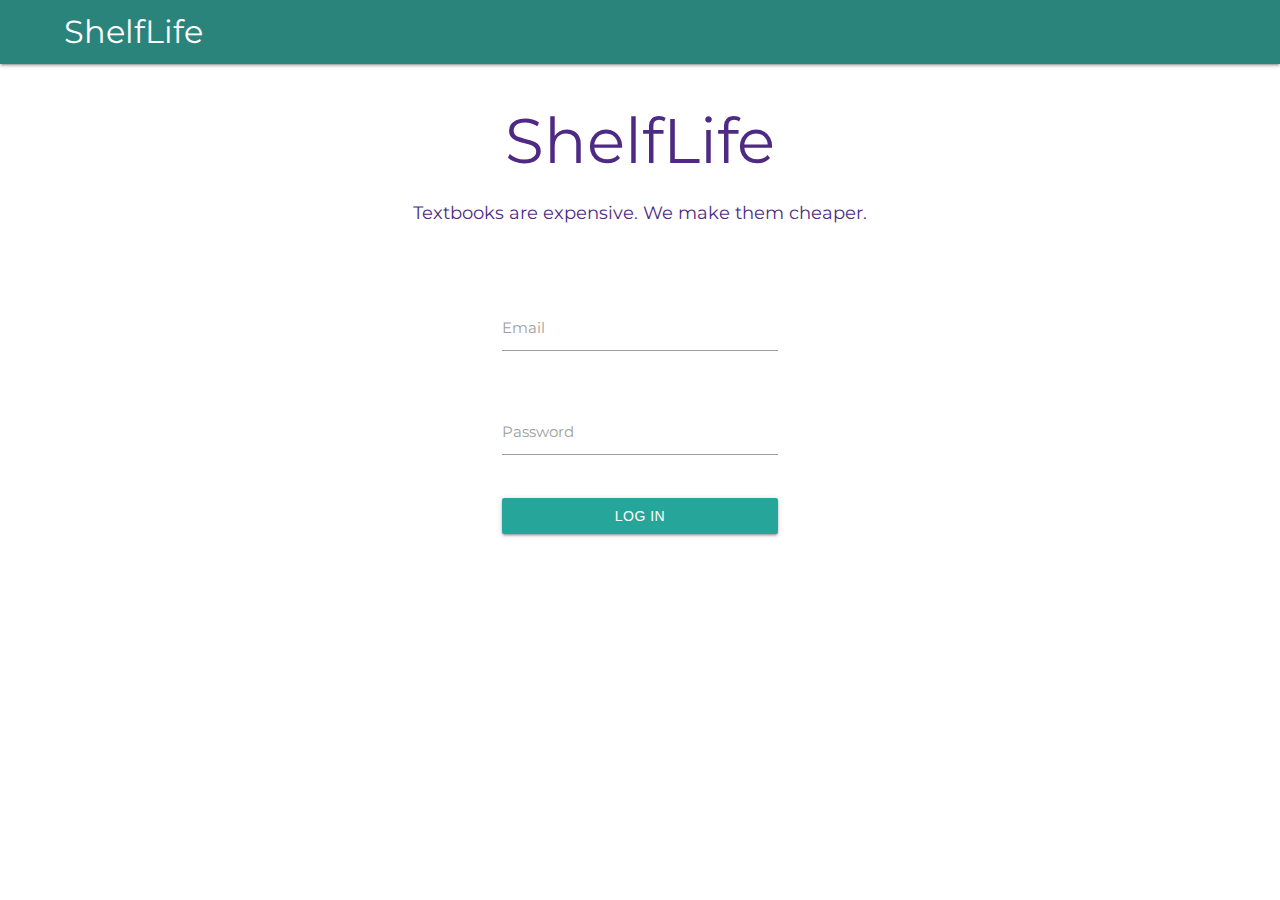
<file: index.html>
<!DOCTYPE html>
<html>

<head>
  <meta charset="utf-8">
  <title>ShelfLife Login</title>
  <link rel="stylesheet" href="https://cdnjs.cloudflare.com/ajax/libs/materialize/1.0.0/css/materialize.min.css">
  <link rel="stylesheet" type="text/css" href="css/index.css">

  <link href="https://fonts.googleapis.com/css?family=Montserrat:400,600" rel="stylesheet">
</head>

<body>
  <nav>
    <div class="nav-wrapper">
      <a href="#" class="brand-logo">ShelfLife</a>
      <ul id="nav-mobile" class="right hide-on-med-and-down">
      </ul>
    </div>
  </nav>

  <div class="container">
    <div id="landing-titles">
      <h1>ShelfLife</h1>
      <p>Textbooks are expensive. We make them cheaper.</p>
    </div>
    <form action="search.html" method="get">
      <div class="row">
        <div class="input-field col s4 offset-s4">
          <input id="email" type="email" class="validate" required>
          <label for="email">Email</label>
        </div>
      </div>
      <div class="row">
        <div class="input-field col s4 offset-s4">
          <input id="password" type="password" class="validate" required>
          <label for="password">Password</label>
        </div>
      </div>
      <div class="row">
        <div class="button-center col s4 offset-s4">
          <button class="waves-effect waves-light btn" type="submit">Log in</button>
        </div>
      </div>
    </form>
  </div>
  <script src="https://cdnjs.cloudflare.com/ajax/libs/materialize/1.0.0/js/materialize.min.js"></script>
</body>

</html>
</file>
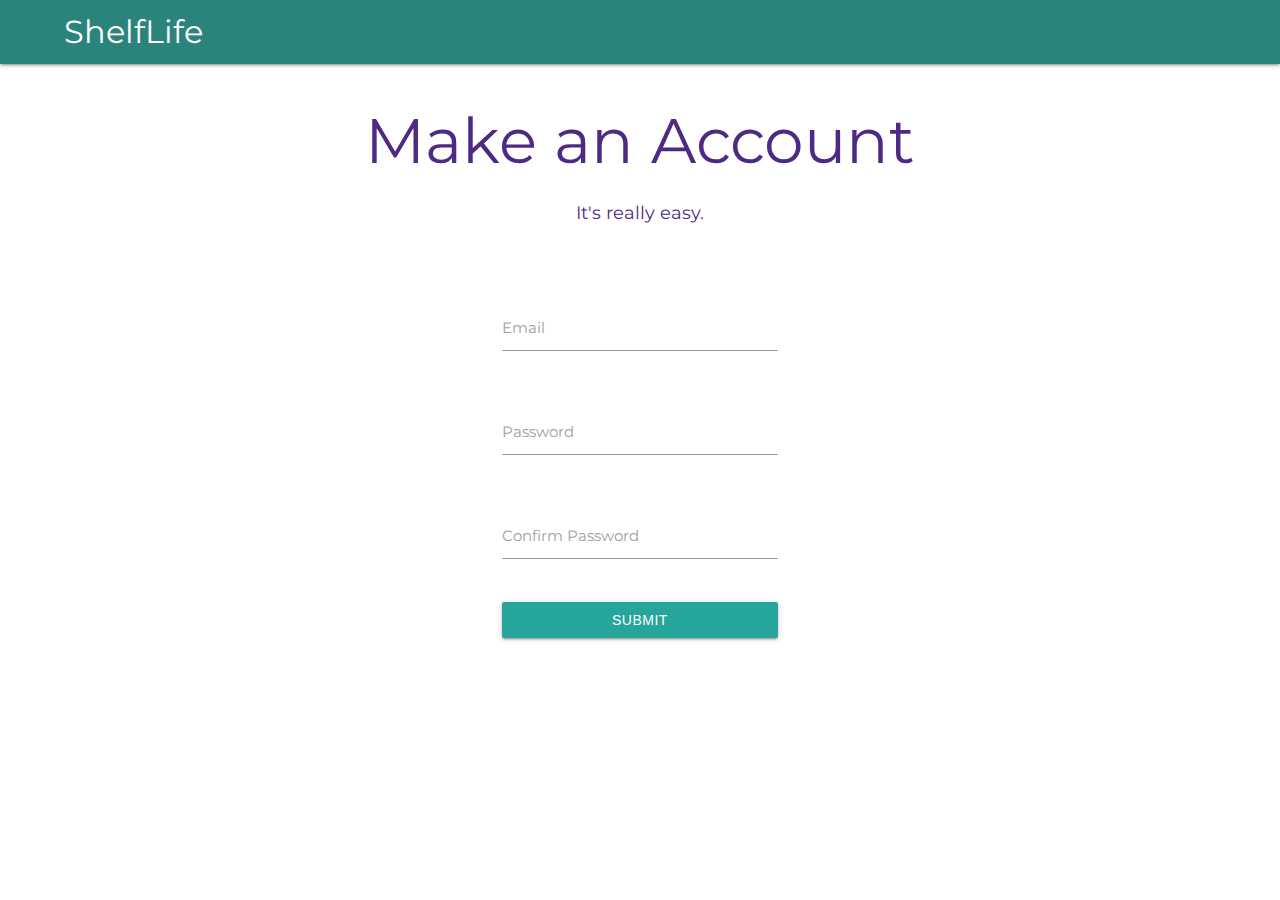
<file: register.html>
<!DOCTYPE html>
<html>

<head>
  <meta charset="utf-8">
  <title>ShelfLife Login</title>
  <link rel="stylesheet" href="https://cdnjs.cloudflare.com/ajax/libs/materialize/1.0.0/css/materialize.min.css">
  <link rel="stylesheet" type="text/css" href="css/register.css">

  <link href="https://fonts.googleapis.com/css?family=Montserrat:400,600" rel="stylesheet">
</head>

<body>
  <nav>
    <div class="nav-wrapper">
      <a href="index.html" class="brand-logo">ShelfLife</a>
      <ul id="nav-mobile" class="right hide-on-med-and-down">
      </ul>
    </div>
  </nav>

  <div class="container">
    <div id="landing-titles">
      <h1>Make an Account</h1>
      <p>It's really easy.</p>
    </div>
    <form action="search.html" method="get">
      <div class="row">
        <div class="input-field col s4 offset-s4">
          <input id="email" type="email" class="validate" required>
          <label for="email">Email</label>
        </div>
      </div>
      <div class="row">
        <div class="input-field col s4 offset-s4">
          <input id="password" type="password" class="validate" required>
          <label for="password">Password</label>
        </div>
      </div>
      <div class="row">
        <div class="input-field col s4 offset-s4">
          <input id="confirm-password" type="password" class="validate" required>
          <label for="confirm-password">Confirm Password</label>
        </div>
      </div>
      <div class="row">
        <div class="button-center col s4 offset-s4">
          <button class="waves-effect waves-light btn" type="submit">Submit</button>
        </div>
      </div>
    </form>
  </div>
  <script src="https://cdnjs.cloudflare.com/ajax/libs/materialize/1.0.0/js/materialize.min.js"></script>
  <script src="scripts/register.js"></script>
</body>

</html>
</file>
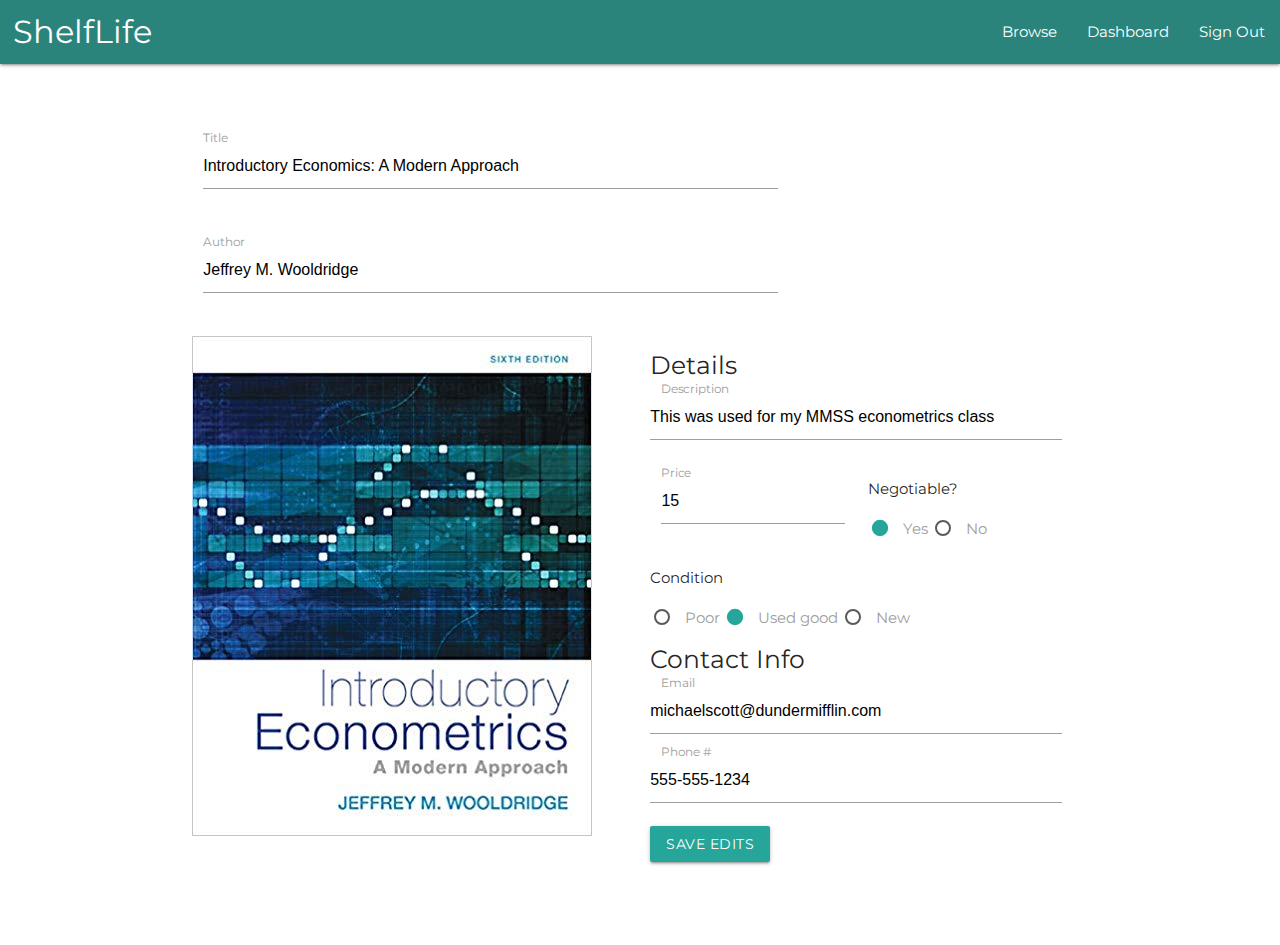
<file: SellerBookPreview.html>
<!DOCTYPE html>
<html>

<head>
  <meta charset="utf-8">
  <link rel="stylesheet" href="css/sellerBookPreview.css">

  <link rel="stylesheet" href="https://cdnjs.cloudflare.com/ajax/libs/materialize/1.0.0/css/materialize.min.css">


  <link href="https://fonts.googleapis.com/css?family=Montserrat" rel="stylesheet">
  <link href="https://fonts.googleapis.com/icon?family=Material+Icons" rel="stylesheet">

</head>

<body>
  <div class="navbar-fixed">
    <nav class="nav-extended">
      <div class="nav-wrapper">
        <a href="search.html" class="brand-logo">ShelfLife</a>
        <a href="#" data-target="mobile-demo" class="sidenav-trigger"><i class="material-icons">menu</i></a>
        <ul id="nav-mobile" class="right hide-on-med-and-down">
          <li><a href="search.html">Browse</a></li>
          <li><a href="selling.html">Dashboard</a></li>
          <li><a href="index.html">Sign Out</a></li>
        </ul>
      </div>
    </nav>
  </div>

  <div class="container">
    <div class="row">
      <div class="input-field col l8">
        <input id="title" type="text" value="Introductory Economics: A Modern Approach" required>
        <label for="title">Title</label>
      </div>
      <!--
    <div class="col l4">
      <a id="edit" class="edit-delete waves-effect waves-light btn">Edit this Textbook</a>
    </div>
  -->
    </div>

    <div class="row">
      <div class="input-field col l8">
        <input id="author" type="text" value="Jeffrey M. Wooldridge" required>
        <label for="Author">Author</label>
      </div>
      <!--
    <div class="col l4">
      <a class="edit-delete waves-effect waves-light btn">Delete this Textbook</a>
    </div>
  -->
    </div>
    <div class="wrap1">
      <div class="wrap2" id="book">
        <div id="textbook-image">
          <img src="images/econometrics.jpg">
        </div>
      </div>

      <div class="wrap2" id="form">
        <h5>Details</h5>
        <div class="input-field col s7">
          <input id="Description" type="text" value="This was used for my MMSS econometrics class" required>
          <label for="Description">Description</label>
        </div>
        <div class="row">
          <div class="input-field col s6">
            <input id="Price" type="text" value="15" min="0" max="200" required>
            <label for="Price">Price</label>
          </div>
          <div class="col s6">
            <p>Negotiable?</p>
            <label>
              <input name="negotiable" type="radio" value="yes" checked />
              <span>Yes</span>
            </label>

            <label>
              <input name="negotiable" type="radio" value="no" />
              <span>No</span>
            </label>
          </div>
        </div>
        <p>Condition</p>
        <label>
          <input name="condition" type="radio" value="1" />
          <span>Poor</span>
        </label>
        <label>
          <input name="condition" type="radio" value="2" checked />
          <span>Used good</span>
        </label>
        <label>
          <input name="condition" type="radio" value="3" />
          <span>New</span>
        </label>

        <h5> Contact Info </h5>
        <div class="input-field col s7">
          <input id="Email" type="text" value="michaelscott@dundermifflin.com" required>
          <label for="Email">Email</label>
        </div>
        <div class="input-field col s7">
          <input id="Phone" type="text" value="555-555-1234">
          <label for="Phone">Phone #</label>
        </div>
        <div id="buttons">
          <a id="edit" class="edit-delete waves-effect waves-light btn">Save Edits</a>
        </div>
      </div>
    </div>
  </div>

  <!--
  <h5>Details</h5>
  <ul class="collection">
      <li class="collection-item">Description: This was used for my MMSS econometrics class</li>
      <li class="collection-item">Price: $15 (negotiable)</li>
      <li class="collection-item">Condition: Used-Good</li>
  </ul>

  <h5>Contact Info</h5>
  <ul class="collection">
      <li class="collection-item">Email: michaelscott@dundermifflin.com</li>
      <li class="collection-item">Phone #: 555-555-5555</li>
  </ul>
-->



  <script src="https://cdnjs.cloudflare.com/ajax/libs/materialize/1.0.0/js/materialize.min.js"></script>


</body>
</file>
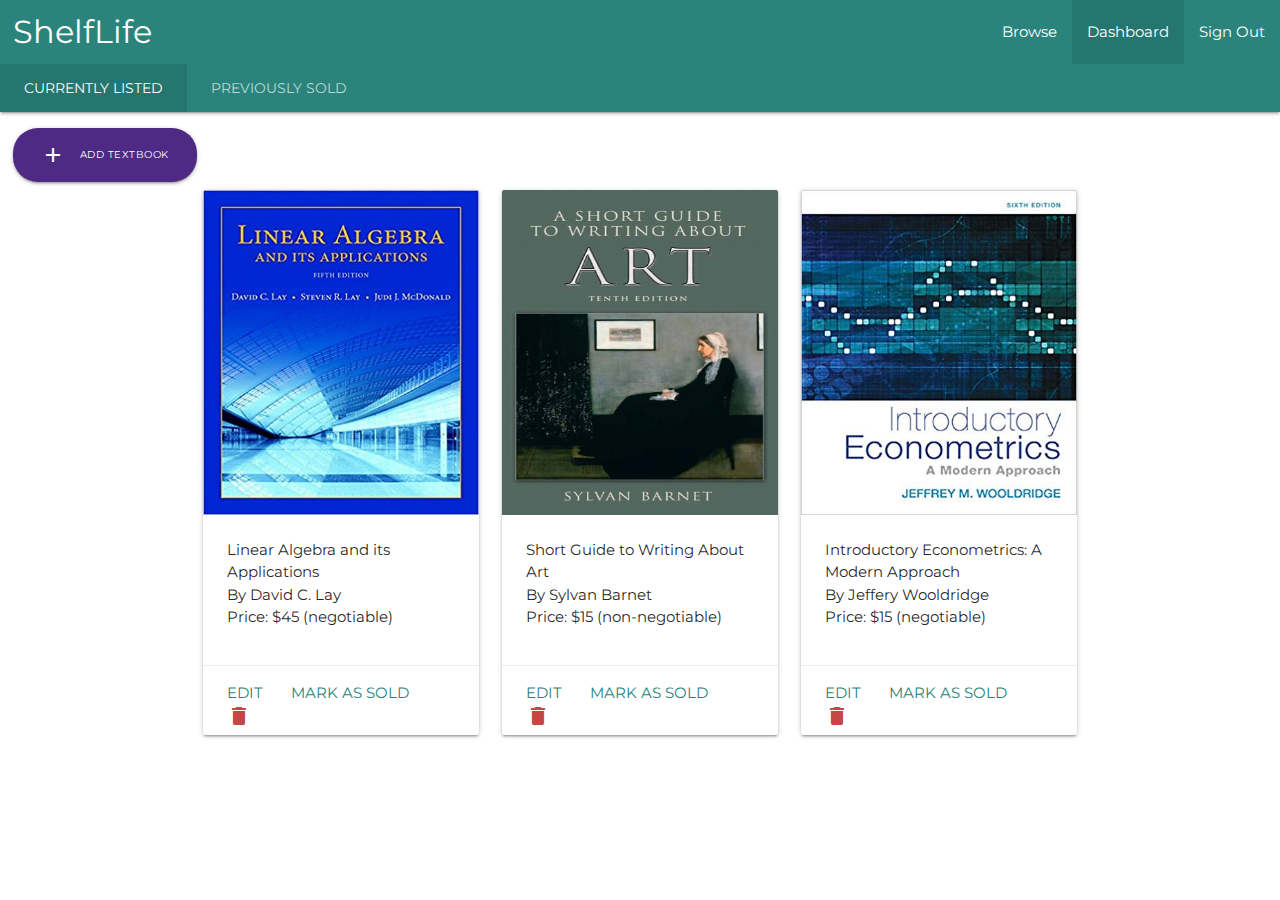
<file: selling.html>
<!DOCTYPE html>
<html>

<head>
  <title>Dashboard: Selling</title>
  <meta charset="UTF-8">
  <link rel="stylesheet" href="https://cdnjs.cloudflare.com/ajax/libs/materialize/1.0.0/css/materialize.min.css">
  <link href="https://fonts.googleapis.com/css?family=Montserrat" rel="stylesheet">
  <link href="https://fonts.googleapis.com/icon?family=Material+Icons" rel="stylesheet">
  <link rel="stylesheet" href="css/selling.css">
</head>

<body>
  <div class="navbar-fixed">
    <nav class="nav-extended">
      <div class="nav-wrapper">
        <a href="search.html" class="brand-logo">ShelfLife</a>
        <a href="#" data-target="mobile-demo" class="sidenav-trigger"><i class="material-icons">menu</i></a>
        <ul id="nav-mobile" class="right hide-on-med-and-down">
          <li><a href="search.html">Browse</a></li>
          <li class="active"><a>Dashboard</a></li>
          <li><a href="index.html">Sign Out</a></li>
        </ul>
      </div>

      <div class="nav-content">
        <ul class="tabs tabs-transparent">
          <li class="active tab"><a href="selling.html" id="defaultOpen">Currently listed</a></li>
          <li class="tab"><a href="sold.html">Previously sold</a></li>
        </ul>
      </div>
    </nav>
  </div>



  <div id="Currently listed">

    <div id="add-wrapper" class="col l3 m12 xl2">
      <a href="form.html" id="add-button" class="waves-effect waves-light btn-large">
              <i class="material-icons left">add</i>
              <span id="add-textbook-text">Add Textbook</span>
            </a>
    </div>

    <div class="container">
      <div class="row">
        <div class="col l4">
          <div class="card">
            <div class="card-image">
              <img src="images/lay_LA.jpg" class="textbook-image">
            </div>
            <div class="card-content">
              <p>Linear Algebra and its Applications</p>
              <p>By David C. Lay</p>
              <p>Price: $45 (negotiable)</p>
            </div>
            <div class="card-action">
              <span class="edit"><a href="#">Edit</a></span>
              <span class="sold"><a href="#">Mark as Sold</a></span>
              <span class="delete"><a style="color: #c64646" href="selling.html"><i class="material-icons">delete</i></a></span>
            </div>
          </div>
        </div>
        <div class="col l4">
          <div class="card">
            <div class="card-image">
              <img src="images/writing_about_art.jpg" class="textbook-image">
            </div>
            <div class="card-content">
              <p>Short Guide to Writing About Art</p>
              <p>By Sylvan Barnet</p>
              <p>Price: $15 (non-negotiable)</p>
            </div>
            <div class="card-action">
              <span class="edit"><a href="#">Edit</a></span>
              <span class="sold"><a href="#">Mark as Sold</a></span>
              <span class="delete"><a style="color: #c64646" href="selling.html"><i class="material-icons">delete</i></a></span>
            </div>
          </div>
        </div>
        <div class="col l4">
          <div class="card">
            <div class="card-image">
              <img src="images/econometrics.jpg" class="textbook-image">
            </div>
            <div class="card-content">
              <p>Introductory Econometrics: A Modern Approach</p>
              <p>By Jeffery Wooldridge</p>
              <p>Price: $15 (negotiable)</p>
            </div>
            <div class="card-action">
              <span class="edit"><a href="SellerBookPreview.html">Edit</a></span>
              <span class="sold"><a href="#">Mark as Sold</a></span>
              <span class="delete"><a style="color: #c64646" href="selling.html"><i class="material-icons">delete</i></a></span>
            </div>
          </div>
        </div>
      </div>
    </div>
  </div>

  <script src="https://cdnjs.cloudflare.com/ajax/libs/materialize/1.0.0/js/materialize.min.js"></script>
</body>

</html>
</file>
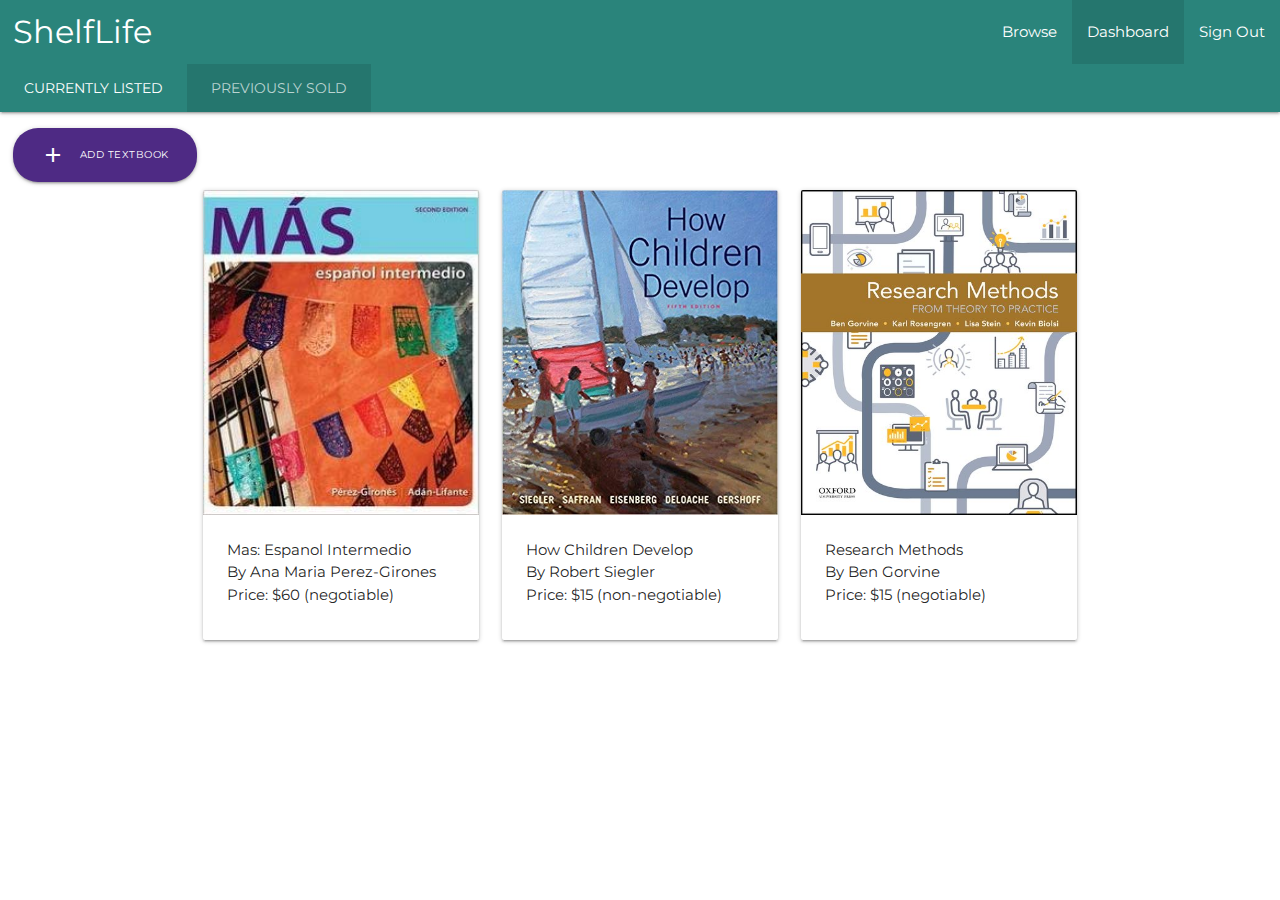
<file: sold.html>
<!DOCTYPE html>
<html>

<head>
  <title>Dashboard: Sold</title>
  <meta charset="UTF-8">
  <link rel="stylesheet" href="https://cdnjs.cloudflare.com/ajax/libs/materialize/1.0.0/css/materialize.min.css">
  <link href="https://fonts.googleapis.com/css?family=Montserrat" rel="stylesheet">
  <link href="https://fonts.googleapis.com/icon?family=Material+Icons" rel="stylesheet">
  <link rel="stylesheet" href="css/sold.css">
</head>

<body>
  <div class="navbar-fixed">
    <nav class="nav-extended">
      <div class="nav-wrapper">
        <a href="search.html" class="brand-logo">ShelfLife</a>
        <a href="#" data-target="mobile-demo" class="sidenav-trigger"><i class="material-icons">menu</i></a>
        <ul id="nav-mobile" class="right hide-on-med-and-down">
          <li><a href="search.html">Browse</a></li>
          <li class="active"><a>Dashboard</a></li>
          <li><a href="index.html">Sign Out</a></li>
        </ul>
      </div>

      <div class="nav-content">
        <ul class="tabs tabs-transparent">
          <li class="tab"><a href="selling.html" id="defaultOpen">Currently listed</a></li>
          <li class="active tab"><a href="sold.html">Previously sold</a></li>
        </ul>
      </div>
    </nav>
  </div>



  <div id="Currently listed">

    <div id="add-wrapper" class="col l3 m12 xl2">
      <a href="form.html" id="add-button" class="waves-effect waves-light btn-large">
              <i class="material-icons left">add</i>
              <span id="add-textbook-text">Add Textbook</span>
            </a>
    </div>

    <div class="container">
      <div class="row">
        <div class="col l4">
          <div class="card">
            <div class="card-image">
              <img src="images/mas1.jpg" class="textbook-image">
            </div>
            <div class="card-content">
              <p>Mas: Espanol Intermedio</p>
              <p>By Ana Maria Perez-Girones</p>
              <p>Price: $60 (negotiable)</p>
            </div>
          </div>
        </div>
        <div class="col l4">
          <div class="card">
            <div class="card-image">
              <img src="images/hcd.jpg" class="textbook-image">
            </div>
            <div class="card-content">
              <p>How Children Develop</p>
              <p>By Robert Siegler</p>
              <p>Price: $15 (non-negotiable)</p>
            </div>
          </div>
        </div>
        <div class="col l4">
          <div class="card">
            <div class="card-image">
              <img src="images/rm.jpg" class="textbook-image">
            </div>
            <div class="card-content">
              <p>Research Methods</p>
              <p>By Ben Gorvine</p>
              <p>Price: $15 (negotiable)</p>
            </div>
          </div>
        </div>
      </div>
    </div>
  </div>

  <script src="https://cdnjs.cloudflare.com/ajax/libs/materialize/1.0.0/js/materialize.min.js"></script>
</body>

</html>
</file>
<file: css/index.css>
body {
  font-family: 'Montserrat', sans-serif;
}

.brand-logo {
  margin: 0% 5%;
}

#landing-titles {
  color: #4e2a84;
  text-align: center;
  padding-bottom: 5%;
}

#landing-titles p {
  font-size: 1.2em;
}

.button-center {
  text-align: center;
}

button[type="submit"] {
  width:100%;
}

.center-login {
  text-align: center;
}

.nav-wrapper {
  background-color: #2a847b;
}
</file>
<file: css/register.css>
body {
  font-family: 'Montserrat', sans-serif;
}

.brand-logo {
  margin: 0% 5%;
}

#landing-titles {
  color: #4e2a84;
  text-align: center;
  padding-bottom: 5%;
}

#landing-titles p {
  font-size: 1.2em;
}

.button-center {
  text-align: center;
}

button[type="submit"] {
  width:100%;
}

button[type="button"] {
  width:100%;
  background-color: #4e2a84;
}

button[type="button"]:hover {
  width:100%;
  background-color: #4e2a84;
}

.center-login {
  text-align: center;
}

.nav-wrapper {
  background-color: #2a847b;
}
</file>
<file: css/sellerBookPreview.css>
body {
font-family: 'Montserrat', sans-serif;
}

.brand-logo {
	margin-left: 1%;
}

.test {
	height: 5000px;
}

.navbar-fixed {
	margin-bottom: 5%;
}

#defaultOpen {
	color: white;
}

#add-wrapper {
	margin-top: 1%;
	display: inline;
}

#add-rapper a {
	width: 100%;
}

#add-textbook-text {
	text-align: left;
	width: 100%;
}

#add-button {
	background-color: #4e2a84;
	border-radius: 25px;
	font-size: 10px;
}

.nav-wrapper {
	background-color: #2a847b;
}
.nav-content {
	background-color: #2a847b;
}

.book {
	width: 100%;
	height: 20vh;
	border: .5px solid grey;
	margin-bottom: 2.5%;
	box-shadow:  0 4px 8px 0 rgba(0, 0, 0, 0.1), 0 6px 10px 0 rgba(0, 0, 0, 0.09);
}

.textbook-image {
	height: 350px;
}

.card {
	height: 550px;
}
.wrap1 {
	justify-content: space-between;
}
.wrap2 {
	float: left;
}
#form {
	padding-left: 4%;
	width: 50%;
}
#book {
	padding-right: 2.5%;
}
#delete {
	background-color: #e84855;
}

#buttons{
	width: 50%;
	margin-bottom: 20%;
}
.container {
	margin: auto;
}
</file>
<file: css/selling.css>
body {
font-family: 'Montserrat', sans-serif;
}

.container {
	width: 70%;
}

.brand-logo {
	margin-left: 1%;
}

.test {
	height: 5000px;
}

.navbar-fixed {
	margin-bottom: 5%;
}

#defaultOpen {
	color: white;
}

#add-wrapper {
	margin-top: 1%;
	display: inline;
}

#add-rapper a {
	width: 100%;
}

#add-textbook-text {
	text-align: left;
	width: 100%;
}

#add-button {
	background-color: #4e2a84;
	border-radius: 25px;
	font-size: 10px;
	margin-left: 1%;
}

.nav-wrapper {
	background-color: #2a847b;
}
.nav-content {
	background-color: #2a847b;
}

.textbook-image {
	height: 325px;
}


.wrap1 {
	justify-content: space-between;
}
.wrap2 {
	float: left;
}

#form {
	padding-left: 2.5%;
	width: 50%;
}
#book {
	padding-right: 2.5%;
}

#buttons{
	display: inline-block;
	width: 50%;
}

.edit {
	color: white;
}

.card-content {
	height: 150px;
}

.card-action {
	height: 50px;
	display: inline-block;
}

.card .card-action a:not(.btn):not(.btn-large):not(.btn-small):not(.btn-large):not(.btn-floating) {
	color: #2a847b;
}

.sold {
	color: #4e2a84;
}

.edit, .sold, .delete {
	display: inline;
}

.edit, .sold {
	margin-bottom: 5px;
}
</file>
<file: css/sold.css>
body {
font-family: 'Montserrat', sans-serif;
}

.container {
	width: 70%;
}

.brand-logo {
	margin-left: 1%;
}

.navbar-fixed {
	margin-bottom: 5%;
}

#defaultOpen {
	color: white;
}

#add-wrapper {
	margin-top: 1%;
	display: inline;
}

#add-rapper a {
	width: 100%;
}

#add-textbook-text {
	text-align: left;
	width: 100%;
}

#add-button {
	background-color: #4e2a84;
	border-radius: 25px;
	font-size: 10px;
  margin-left: 1%;
}

.nav-wrapper {
	background-color: #2a847b;
}
.nav-content {
	background-color: #2a847b;
}

.textbook-image {
	height: 325px;
}

.card {
	height: 450px;
}

.wrap1 {
	justify-content: space-between;
}
.wrap2 {
	float: left;
}
#form {
	padding-left: 2.5%;
	width: 50%;
}
#book {
	padding-right: 2.5%;
}
#delete {
	background-color: #e84855;
}
#buttons{
	display: inline-block;
	width: 50%;
}
</file>
